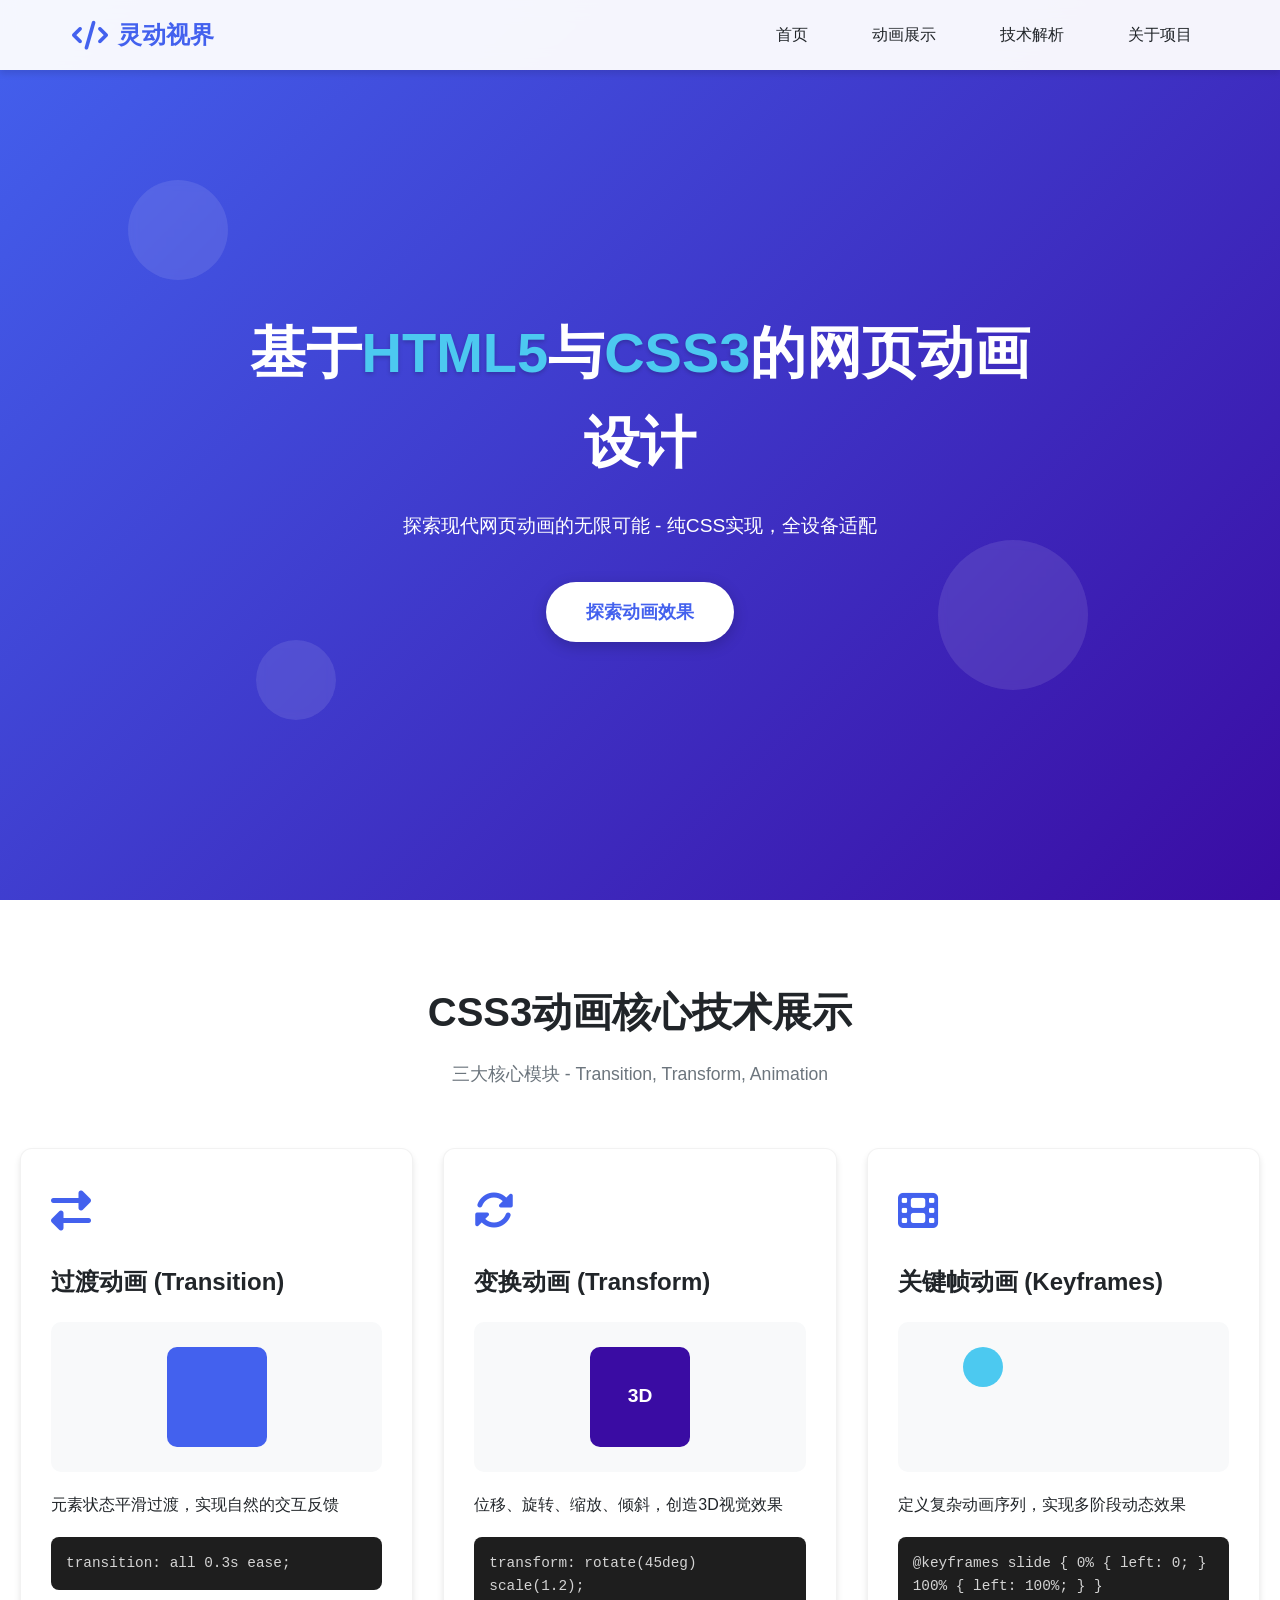
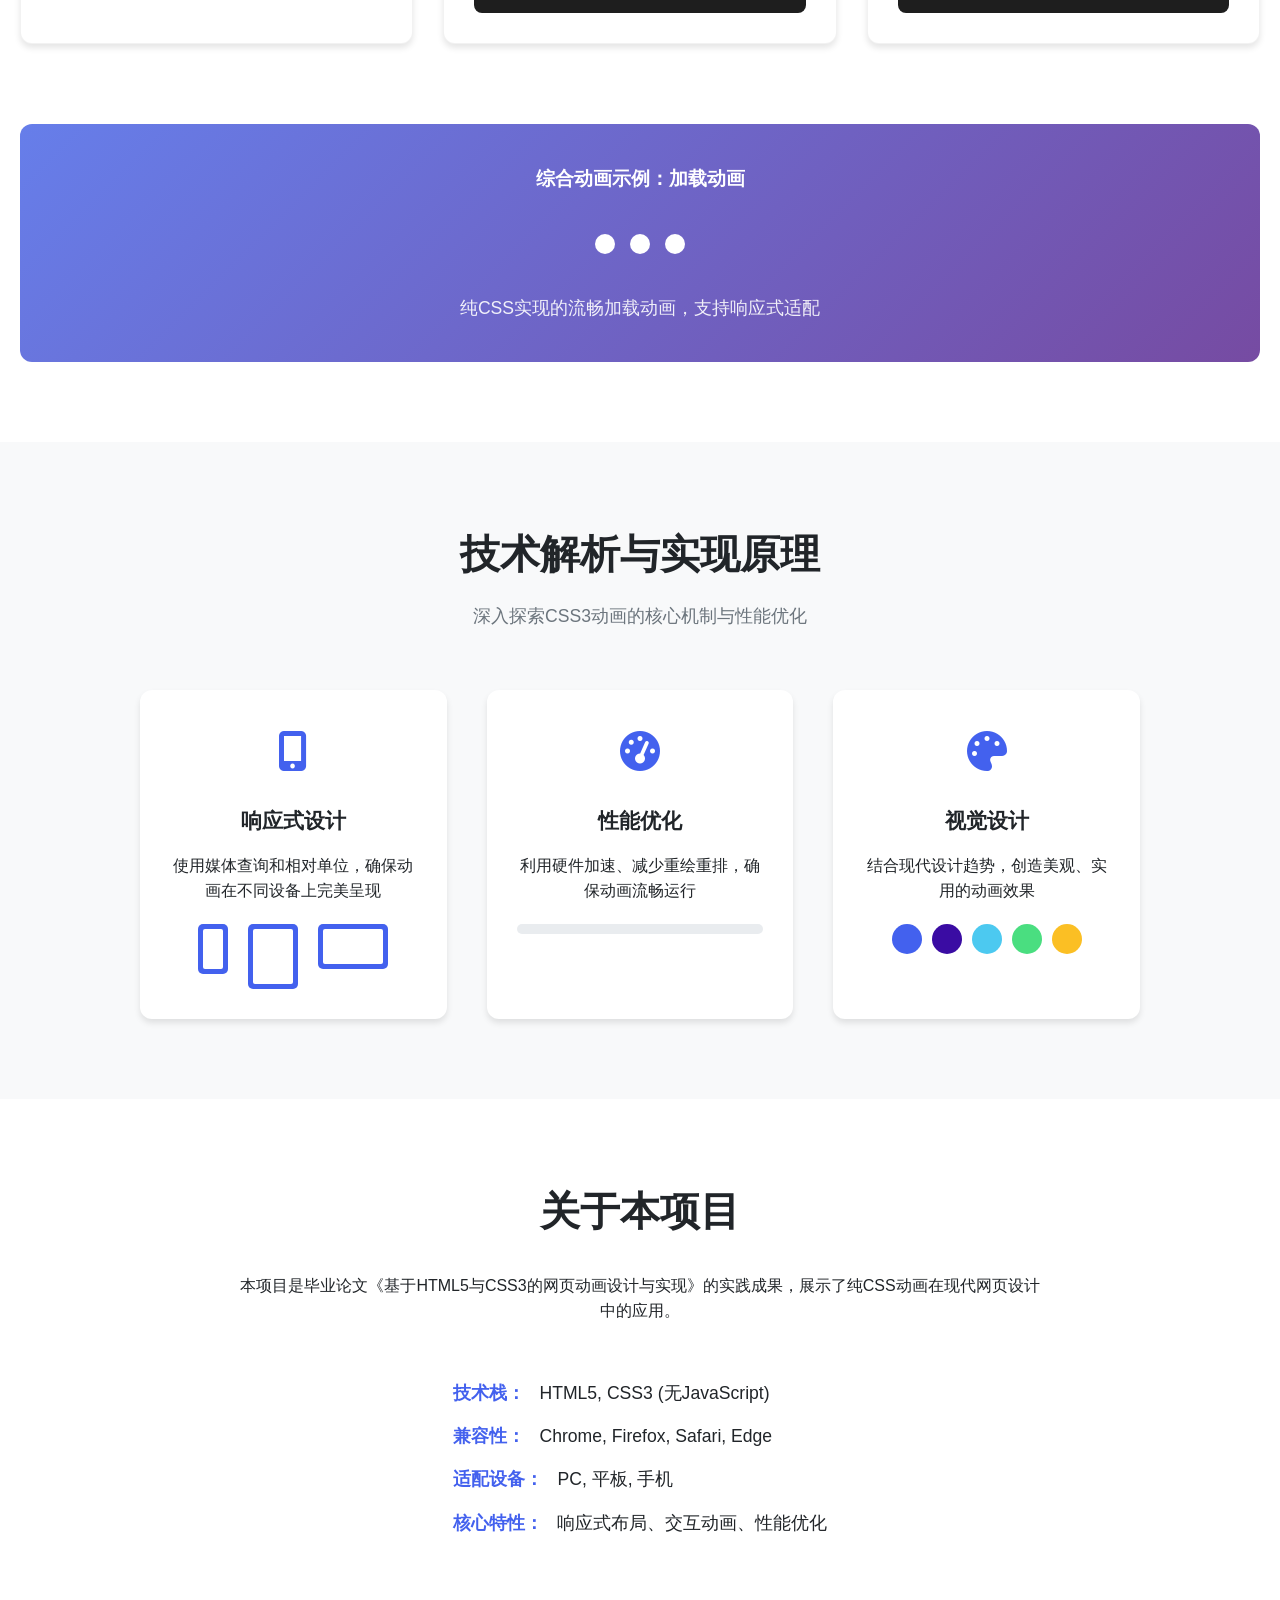
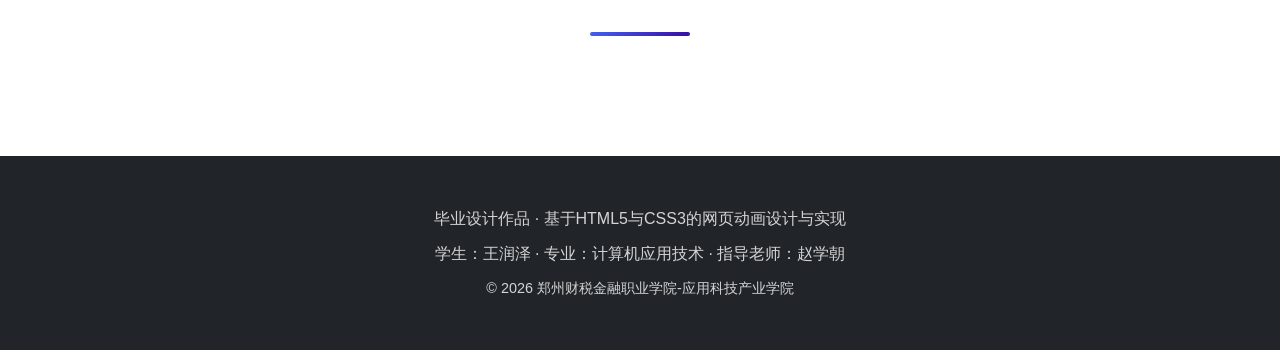
<file: index.html>
<!DOCTYPE html>
<html lang="zh-CN">
<head>
    <meta charset="UTF-8">
    <meta name="viewport" content="width=device-width, initial-scale=1.0">
    <title>基于HTML5与CSS3的网页动画设计与实现</title>
    <link rel="stylesheet" href="style.css">
    <link rel="stylesheet" href="https://cdnjs.cloudflare.com/ajax/libs/font-awesome/6.4.0/css/all.min.css">
</head>
<body>
    <!-- 导航栏 -->
    <nav class="navbar">
        <div class="nav-container">
            <div class="logo">
                <i class="fas fa-code"></i>
                <span>灵动视界</span>
            </div>
            
            <!-- 隐藏的复选框，用于汉堡菜单切换 -->
            <input type="checkbox" id="menu-toggle" class="menu-checkbox">
            
            <!-- 菜单列表 -->
            <ul class="nav-menu">
                <li><a href="#home">首页</a></li>
                <li><a href="#animation">动画展示</a></li>
                <li><a href="#technology">技术解析</a></li>
                <li><a href="#about">关于项目</a></li>
            </ul>
            
            <!-- 汉堡菜单标签 -->
            <label for="menu-toggle" class="hamburger">
                <span class="bar"></span>
                <span class="bar"></span>
                <span class="bar"></span>
            </label>
        </div>
    </nav>

    <!-- 首页Hero区域 -->
    <section id="home" class="hero">
        <div class="hero-content">
            <h1 class="hero-title">基于<span class="highlight">HTML5</span>与<span class="highlight">CSS3</span>的网页动画设计</h1>
            <p class="hero-subtitle">探索现代网页动画的无限可能 - 纯CSS实现，全设备适配</p>
            <a href="#animation" class="cta-button">探索动画效果</a>
        </div>
        <div class="hero-animation">
            <div class="floating-shape shape1"></div>
            <div class="floating-shape shape2"></div>
            <div class="floating-shape shape3"></div>
        </div>
    </section>

    <!-- 动画展示区域 -->
    <section id="animation" class="animation-showcase">
        <div class="section-header">
            <h2>CSS3动画核心技术展示</h2>
            <p>三大核心模块 - Transition, Transform, Animation</p>
        </div>
        
        <div class="animation-grid">
            <!-- Transition动画 -->
            <div class="animation-card">
                <div class="card-icon">
                    <i class="fas fa-exchange-alt"></i>
                </div>
                <h3>过渡动画 (Transition)</h3>
                <div class="demo-box">
                    <div class="transition-demo">
                        <div class="transition-box"></div>
                    </div>
                </div>
                <p>元素状态平滑过渡，实现自然的交互反馈</p>
                <div class="code-snippet">
                    <code>transition: all 0.3s ease;</code>
                </div>
            </div>
            
            <!-- Transform动画 -->
            <div class="animation-card">
                <div class="card-icon">
                    <i class="fas fa-sync-alt"></i>
                </div>
                <h3>变换动画 (Transform)</h3>
                <div class="demo-box">
                    <div class="transform-demo">
                        <div class="transform-box">3D</div>
                    </div>
                </div>
                <p>位移、旋转、缩放、倾斜，创造3D视觉效果</p>
                <div class="code-snippet">
                    <code>transform: rotate(45deg) scale(1.2);</code>
                </div>
            </div>
            
            <!-- Keyframe动画 -->
            <div class="animation-card">
                <div class="card-icon">
                    <i class="fas fa-film"></i>
                </div>
                <h3>关键帧动画 (Keyframes)</h3>
                <div class="demo-box">
                    <div class="keyframe-demo">
                        <div class="keyframe-box"></div>
                    </div>
                </div>
                <p>定义复杂动画序列，实现多阶段动态效果</p>
                <div class="code-snippet">
                    <code>@keyframes slide { 0% { left: 0; } 100% { left: 100%; } }</code>
                </div>
            </div>
        </div>
        
        <!-- 综合动画示例 -->
        <div class="complex-animation">
            <h3>综合动画示例：加载动画</h3>
            <div class="loader">
                <div class="loader-dot dot1"></div>
                <div class="loader-dot dot2"></div>
                <div class="loader-dot dot3"></div>
            </div>
            <p class="demo-desc">纯CSS实现的流畅加载动画，支持响应式适配</p>
        </div>
    </section>

    <!-- 技术解析区域 -->
    <section id="technology" class="technology-section">
        <div class="section-header">
            <h2>技术解析与实现原理</h2>
            <p>深入探索CSS3动画的核心机制与性能优化</p>
        </div>
        
        <div class="tech-content">
            <div class="tech-feature">
                <div class="feature-icon">
                    <i class="fas fa-mobile-alt"></i>
                </div>
                <h4>响应式设计</h4>
                <p>使用媒体查询和相对单位，确保动画在不同设备上完美呈现</p>
                <div class="responsive-demo">
                    <div class="device-mockup mobile"></div>
                    <div class="device-mockup tablet"></div>
                    <div class="device-mockup desktop"></div>
                </div>
            </div>
            
            <div class="tech-feature">
                <div class="feature-icon">
                    <i class="fas fa-tachometer-alt"></i>
                </div>
                <h4>性能优化</h4>
                <p>利用硬件加速、减少重绘重排，确保动画流畅运行</p>
                <div class="performance-demo">
                    <div class="performance-bar"></div>
                </div>
            </div>
            
            <div class="tech-feature">
                <div class="feature-icon">
                    <i class="fas fa-palette"></i>
                </div>
                <h4>视觉设计</h4>
                <p>结合现代设计趋势，创造美观、实用的动画效果</p>
                <div class="color-palette">
                    <div class="color color1"></div>
                    <div class="color color2"></div>
                    <div class="color color3"></div>
                    <div class="color color4"></div>
                    <div class="color color5"></div>
                </div>
            </div>
        </div>
    </section>

    <!-- 关于项目区域 -->
    <section id="about" class="about-section">
        <div class="about-content">
            <h2>关于本项目</h2>
            <p>本项目是毕业论文《基于HTML5与CSS3的网页动画设计与实现》的实践成果，展示了纯CSS动画在现代网页设计中的应用。</p>
            
            <div class="project-info">
                <div class="info-item">
                    <strong>技术栈：</strong>
                    <span>HTML5, CSS3 (无JavaScript)</span>
                </div>
                <div class="info-item">
                    <strong>兼容性：</strong>
                    <span>Chrome, Firefox, Safari, Edge</span>
                </div>
                <div class="info-item">
                    <strong>适配设备：</strong>
                    <span>PC, 平板, 手机</span>
                </div>
                <div class="info-item">
                    <strong>核心特性：</strong>
                    <span>响应式布局、交互动画、性能优化</span>
                </div>
            </div>
            
            <div class="gradient-border"></div>
        </div>
    </section>

    <!-- 页脚 -->
    <footer class="footer">
        <div class="footer-content">
            <p>毕业设计作品 · 基于HTML5与CSS3的网页动画设计与实现</p>
            <p>学生：王润泽 · 专业：计算机应用技术 · 指导老师：赵学朝</p>
            <p class="footer-note">© 2026 郑州财税金融职业学院-应用科技产业学院</p>
        </div>
    </footer>
</body>
</html>
</file>
<file: style.css>
/* 基础样式与重置 */
* {
    margin: 0;
    padding: 0;
    box-sizing: border-box;
}

:root {
    --primary-color: #4361ee;
    --secondary-color: #3a0ca3;
    --accent-color: #4cc9f0;
    --light-color: #f8f9fa;
    --dark-color: #212529;
    --gray-color: #6c757d;
    --success-color: #4ade80;
    --warning-color: #fbbf24;
    --gradient: linear-gradient(135deg, var(--primary-color), var(--secondary-color));
    --shadow: 0 4px 6px rgba(0, 0, 0, 0.1);
    --shadow-lg: 0 10px 25px rgba(0, 0, 0, 0.15);
    --border-radius: 12px;
    --transition: all 0.3s cubic-bezier(0.4, 0, 0.2, 1);
}

body {
    font-family: 'Segoe UI', Tahoma, Geneva, Verdana, sans-serif;
    line-height: 1.6;
    color: var(--dark-color);
    background-color: var(--light-color);
    overflow-x: hidden;
}

.container {
    max-width: 1200px;
    margin: 0 auto;
    padding: 0 20px;
}

/* ========== 导航栏修复版 ========== */

.navbar {
    position: fixed;
    top: 0;
    width: 100%;
    background: rgba(255, 255, 255, 0.95);
    backdrop-filter: blur(10px);
    box-shadow: var(--shadow);
    z-index: 1000;
    transition: var(--transition);
}

.nav-container {
    display: flex;
    justify-content: space-between;
    align-items: center;
    padding: 1rem 2rem;
    max-width: 1200px;
    margin: 0 auto;
}

.logo {
    display: flex;
    align-items: center;
    gap: 10px;
    font-size: 1.5rem;
    font-weight: bold;
    color: var(--primary-color);
    z-index: 1002;
}

.logo i {
    font-size: 1.8rem;
}

/* 隐藏复选框 */
.menu-checkbox {
    display: none;
}

/* PC端导航菜单 */
.nav-menu {
    display: flex;
    list-style: none;
    gap: 2rem;
    align-items: center;
}

.nav-menu a {
    text-decoration: none;
    color: var(--dark-color);
    font-weight: 500;
    padding: 0.5rem 1rem;
    border-radius: var(--border-radius);
    transition: var(--transition);
    position: relative;
}

.nav-menu a:hover {
    color: var(--primary-color);
    background: rgba(67, 97, 238, 0.1);
}

.nav-menu a::after {
    content: '';
    position: absolute;
    bottom: 0;
    left: 50%;
    width: 0;
    height: 2px;
    background: var(--primary-color);
    transition: all 0.3s ease;
    transform: translateX(-50%);
}

.nav-menu a:hover::after {
    width: 80%;
}

/* 汉堡菜单样式 */
.hamburger {
    display: none;
    flex-direction: column;
    cursor: pointer;
    gap: 4px;
    padding: 8px;
    z-index: 1001;
    background: transparent;
    border: none;
}

.hamburger .bar {
    width: 25px;
    height: 3px;
    background: var(--dark-color);
    border-radius: 2px;
    transition: var(--transition);
}

/* ========== 移动端菜单样式 ========== */
@media (max-width: 768px) {
    .hamburger {
        display: flex;
        position: relative;
    }
    
    /* 移动端导航菜单 */
    .nav-menu {
        position: fixed;
        top: 70px;
        left: -100%;
        width: 100%;
        flex-direction: column;
        background: rgba(255, 255, 255, 0.98);
        backdrop-filter: blur(10px);
        text-align: center;
        transition: 0.4s cubic-bezier(0.68, -0.55, 0.27, 1.55);
        box-shadow: 0 10px 30px rgba(0, 0, 0, 0.1);
        padding: 30px 0;
        gap: 0;
        z-index: 1000;
        height: calc(100vh - 70px);
        overflow-y: auto;
    }
    
    .nav-menu li {
        margin: 15px 0;
        opacity: 0;
        transform: translateX(-20px);
        transition: all 0.4s ease;
    }
    
    /* 复选框被选中时的菜单状态 */
    .menu-checkbox:checked ~ .nav-menu {
        left: 0;
    }
    
    .menu-checkbox:checked ~ .nav-menu li {
        opacity: 1;
        transform: translateX(0);
    }
    
    /* 菜单项延迟动画 */
    .menu-checkbox:checked ~ .nav-menu li:nth-child(1) {
        transition-delay: 0.1s;
    }
    
    .menu-checkbox:checked ~ .nav-menu li:nth-child(2) {
        transition-delay: 0.2s;
    }
    
    .menu-checkbox:checked ~ .nav-menu li:nth-child(3) {
        transition-delay: 0.3s;
    }
    
    .menu-checkbox:checked ~ .nav-menu li:nth-child(4) {
        transition-delay: 0.4s;
    }
    
    /* 汉堡菜单动画 */
    .menu-checkbox:checked ~ .hamburger .bar:nth-child(1) {
        transform: rotate(45deg) translate(6px, 6px);
    }
    
    .menu-checkbox:checked ~ .hamburger .bar:nth-child(2) {
        opacity: 0;
    }
    
    .menu-checkbox:checked ~ .hamburger .bar:nth-child(3) {
        transform: rotate(-45deg) translate(6px, -6px);
    }
    
    /* 移动端菜单链接样式 */
    .nav-menu a {
        display: block;
        padding: 15px 20px;
        font-size: 1.1rem;
        color: var(--dark-color);
        text-decoration: none;
        border-radius: 8px;
        margin: 0 20px;
        transition: all 0.3s ease;
    }
    
    .nav-menu a:hover {
        background: rgba(67, 97, 238, 0.1);
        color: var(--primary-color);
        transform: translateY(-2px);
    }
}

/* 小屏幕手机优化 */
@media (max-width: 480px) {
    .nav-menu {
        top: 60px;
        height: calc(100vh - 60px);
        padding: 20px 0;
    }
    
    .nav-menu a {
        padding: 12px 15px;
        font-size: 1rem;
        margin: 0 15px;
    }
    
    .hamburger {
        padding: 6px;
    }
    
    .nav-container {
        padding: 0.8rem 1.5rem;
    }
}

/* ========== 页面内容区域 ========== */

/* Hero区域 */
.hero {
    min-height: 100vh;
    display: flex;
    align-items: center;
    justify-content: center;
    padding: 100px 20px 50px;
    position: relative;
    overflow: hidden;
    background: var(--gradient);
}

.hero-content {
    text-align: center;
    color: white;
    max-width: 800px;
    z-index: 2;
}

.hero-title {
    font-size: 3.5rem;
    margin-bottom: 1.5rem;
    animation: fadeInUp 1s ease-out;
}

.hero-title .highlight {
    color: var(--accent-color);
    text-shadow: 0 2px 4px rgba(0, 0, 0, 0.2);
}

.hero-subtitle {
    font-size: 1.2rem;
    margin-bottom: 2.5rem;
    opacity: 0.9;
    animation: fadeInUp 1s ease-out 0.2s both;
}

.cta-button {
    display: inline-block;
    padding: 1rem 2.5rem;
    background: white;
    color: var(--primary-color);
    text-decoration: none;
    border-radius: 50px;
    font-weight: bold;
    font-size: 1.1rem;
    transition: var(--transition);
    animation: fadeInUp 1s ease-out 0.4s both;
    box-shadow: 0 4px 15px rgba(0, 0, 0, 0.2);
}

.cta-button:hover {
    transform: translateY(-3px);
    box-shadow: 0 6px 20px rgba(0, 0, 0, 0.25);
    background: var(--accent-color);
    color: white;
}

/* 浮动形状动画 */
.hero-animation {
    position: absolute;
    width: 100%;
    height: 100%;
    top: 0;
    left: 0;
    pointer-events: none;
}

.floating-shape {
    position: absolute;
    border-radius: 50%;
    background: rgba(255, 255, 255, 0.1);
    backdrop-filter: blur(5px);
}

.shape1 {
    width: 100px;
    height: 100px;
    top: 20%;
    left: 10%;
    animation: float 6s ease-in-out infinite;
}

.shape2 {
    width: 150px;
    height: 150px;
    top: 60%;
    right: 15%;
    animation: float 8s ease-in-out infinite 1s;
}

.shape3 {
    width: 80px;
    height: 80px;
    bottom: 20%;
    left: 20%;
    animation: float 7s ease-in-out infinite 0.5s;
}

/* 动画展示区域 */
.animation-showcase {
    padding: 80px 20px;
    background: white;
}

.section-header {
    text-align: center;
    margin-bottom: 60px;
}

.section-header h2 {
    font-size: 2.5rem;
    color: var(--dark-color);
    margin-bottom: 1rem;
}

.section-header p {
    color: var(--gray-color);
    font-size: 1.1rem;
}

.animation-grid {
    display: grid;
    grid-template-columns: repeat(auto-fit, minmax(300px, 1fr));
    gap: 30px;
    margin-bottom: 80px;
}

.animation-card {
    background: white;
    border-radius: var(--border-radius);
    padding: 30px;
    box-shadow: var(--shadow);
    transition: var(--transition);
    border: 1px solid rgba(0, 0, 0, 0.05);
}

.animation-card:hover {
    transform: translateY(-10px);
    box-shadow: var(--shadow-lg);
}

.card-icon {
    font-size: 2.5rem;
    color: var(--primary-color);
    margin-bottom: 20px;
}

.animation-card h3 {
    font-size: 1.5rem;
    margin-bottom: 15px;
    color: var(--dark-color);
}

.demo-box {
    height: 150px;
    margin: 20px 0;
    display: flex;
    align-items: center;
    justify-content: center;
    background: #f8f9fa;
    border-radius: 10px;
    overflow: hidden;
}

/* Transition动画演示 */
.transition-demo {
    width: 100px;
    height: 100px;
}

.transition-box {
    width: 100%;
    height: 100%;
    background: var(--primary-color);
    border-radius: 10px;
    transition: all 0.5s cubic-bezier(0.68, -0.55, 0.27, 1.55);
}

.transition-demo:hover .transition-box {
    transform: translateX(30px) rotate(180deg);
    background: var(--accent-color);
    border-radius: 50%;
}

/* Transform动画演示 */
.transform-demo {
    width: 100px;
    height: 100px;
    perspective: 1000px;
}

.transform-box {
    width: 100%;
    height: 100%;
    background: var(--secondary-color);
    color: white;
    display: flex;
    align-items: center;
    justify-content: center;
    font-weight: bold;
    font-size: 1.2rem;
    border-radius: 10px;
    transition: transform 0.6s;
    transform-style: preserve-3d;
}

.transform-demo:hover .transform-box {
    transform: rotateY(180deg) rotateX(20deg) scale(1.1);
}

/* Keyframe动画演示 */
.keyframe-demo {
    width: 200px;
    height: 100px;
    position: relative;
}

.keyframe-box {
    position: absolute;
    width: 40px;
    height: 40px;
    background: var(--accent-color);
    border-radius: 50%;
    animation: bounce 2s ease-in-out infinite;
}

.code-snippet {
    margin-top: 20px;
    padding: 15px;
    background: #1e1e1e;
    color: #d4d4d4;
    border-radius: 8px;
    font-family: 'Consolas', monospace;
    font-size: 0.9rem;
    overflow-x: auto;
}

/* 综合动画示例 */
.complex-animation {
    text-align: center;
    padding: 40px;
    background: linear-gradient(135deg, #667eea 0%, #764ba2 100%);
    border-radius: var(--border-radius);
    color: white;
    margin-top: 40px;
}

.loader {
    display: flex;
    justify-content: center;
    gap: 15px;
    margin: 40px 0;
}

.loader-dot {
    width: 20px;
    height: 20px;
    border-radius: 50%;
    background: white;
    animation: pulse 1.4s ease-in-out infinite;
}

.dot2 { animation-delay: 0.2s; }
.dot3 { animation-delay: 0.4s; }

.demo-desc {
    font-size: 1.1rem;
    opacity: 0.9;
}

/* 技术解析区域 */
.technology-section {
    padding: 80px 20px;
    background: #f8f9fa;
}

.tech-content {
    display: grid;
    grid-template-columns: repeat(auto-fit, minmax(300px, 1fr));
    gap: 40px;
    max-width: 1000px;
    margin: 0 auto;
}

.tech-feature {
    text-align: center;
    padding: 30px;
    background: white;
    border-radius: var(--border-radius);
    box-shadow: var(--shadow);
    transition: var(--transition);
}

.tech-feature:hover {
    transform: translateY(-5px);
}

.feature-icon {
    font-size: 2.5rem;
    color: var(--primary-color);
    margin-bottom: 20px;
}

.tech-feature h4 {
    font-size: 1.3rem;
    margin-bottom: 15px;
    color: var(--dark-color);
}

.responsive-demo {
    display: flex;
    justify-content: center;
    gap: 20px;
    margin-top: 20px;
}

.device-mockup {
    width: 40px;
    height: 60px;
    background: var(--primary-color);
    border-radius: 5px;
    position: relative;
}

.device-mockup.mobile {
    width: 30px;
    height: 50px;
}

.device-mockup.tablet {
    width: 50px;
    height: 65px;
}

.device-mockup.desktop {
    width: 70px;
    height: 45px;
}

.device-mockup::after {
    content: '';
    position: absolute;
    top: 5px;
    left: 5px;
    right: 5px;
    bottom: 5px;
    background: white;
    border-radius: 2px;
}

.performance-demo {
    height: 10px;
    background: #e9ecef;
    border-radius: 5px;
    margin-top: 20px;
    overflow: hidden;
}

.performance-bar {
    height: 100%;
    width: 0;
    background: var(--success-color);
    animation: loadProgress 3s ease-in-out infinite alternate;
}

.color-palette {
    display: flex;
    justify-content: center;
    gap: 10px;
    margin-top: 20px;
}

.color {
    width: 30px;
    height: 30px;
    border-radius: 50%;
    animation: colorShift 4s ease-in-out infinite;
}

.color1 { background: var(--primary-color); animation-delay: 0s; }
.color2 { background: var(--secondary-color); animation-delay: 0.2s; }
.color3 { background: var(--accent-color); animation-delay: 0.4s; }
.color4 { background: var(--success-color); animation-delay: 0.6s; }
.color5 { background: var(--warning-color); animation-delay: 0.8s; }

/* 关于项目区域 */
.about-section {
    padding: 80px 20px;
    background: white;
}

.about-content {
    max-width: 800px;
    margin: 0 auto;
    text-align: center;
}

.about-content h2 {
    font-size: 2.5rem;
    margin-bottom: 30px;
    color: var(--dark-color);
}

.project-info {
    margin: 40px 0;
    text-align: left;
    display: inline-block;
}

.info-item {
    margin: 15px 0;
    font-size: 1.1rem;
}

.info-item strong {
    color: var(--primary-color);
    margin-right: 10px;
}

.gradient-border {
    height: 4px;
    width: 100px;
    margin: 40px auto;
    background: var(--gradient);
    border-radius: 2px;
    animation: widthPulse 3s ease-in-out infinite;
}

/* 页脚 */
.footer {
    background: var(--dark-color);
    color: white;
    padding: 40px 20px;
    text-align: center;
}

.footer-content p {
    margin: 10px 0;
    opacity: 0.8;
}

.footer-note {
    font-size: 0.9rem;
    margin-top: 20px;
    opacity: 0.6;
}

/* ========== 关键帧动画定义 ========== */
@keyframes fadeInUp {
    from {
        opacity: 0;
        transform: translateY(30px);
    }
    to {
        opacity: 1;
        transform: translateY(0);
    }
}

@keyframes float {
    0%, 100% {
        transform: translateY(0) rotate(0deg);
    }
    50% {
        transform: translateY(-20px) rotate(5deg);
    }
}

@keyframes bounce {
    0%, 100% {
        transform: translateX(0) scale(1);
    }
    25% {
        transform: translateX(80px) scale(1.2);
    }
    50% {
        transform: translateX(160px) scale(1);
    }
    75% {
        transform: translateX(80px) scale(0.8);
    }
}

@keyframes pulse {
    0%, 100% {
        transform: scale(1);
        opacity: 1;
    }
    50% {
        transform: scale(1.3);
        opacity: 0.7;
    }
}

@keyframes loadProgress {
    0% {
        width: 30%;
    }
    100% {
        width: 90%;
    }
}

@keyframes colorShift {
    0%, 100% {
        transform: translateY(0);
    }
    50% {
        transform: translateY(-10px);
    }
}

@keyframes widthPulse {
    0%, 100% {
        width: 100px;
    }
    50% {
        width: 150px;
    }
}

/* 响应式设计补充 */
@media (max-width: 768px) {
    .hero-title {
        font-size: 2.5rem;
    }
    
    .hero-subtitle {
        font-size: 1rem;
    }
    
    .section-header h2 {
        font-size: 2rem;
    }
    
    .animation-grid {
        grid-template-columns: 1fr;
    }
    
    .tech-content {
        grid-template-columns: 1fr;
    }
}

@media (max-width: 480px) {
    .hero-title {
        font-size: 1.8rem;
    }
    
    .cta-button {
        padding: 0.8rem 1.8rem;
        font-size: 1rem;
    }
    
    .animation-card {
        padding: 20px;
    }
    
    .hero {
        padding: 80px 15px 30px;
    }
}

/* 打印样式 */
@media print {
    .hero-animation,
    .floating-shape,
    .animation-demo,
    .loader,
    .performance-bar,
    .gradient-border,
    .hamburger {
        display: none !important;
    }
    
    .hero {
        background: white !important;
        color: black !important;
        min-height: auto;
    }
    
    .hero-title .highlight {
        color: black !important;
    }
    
    .cta-button {
        display: none;
    }
    
    .navbar {
        position: static;
        background: white !important;
    }
}
</file>
